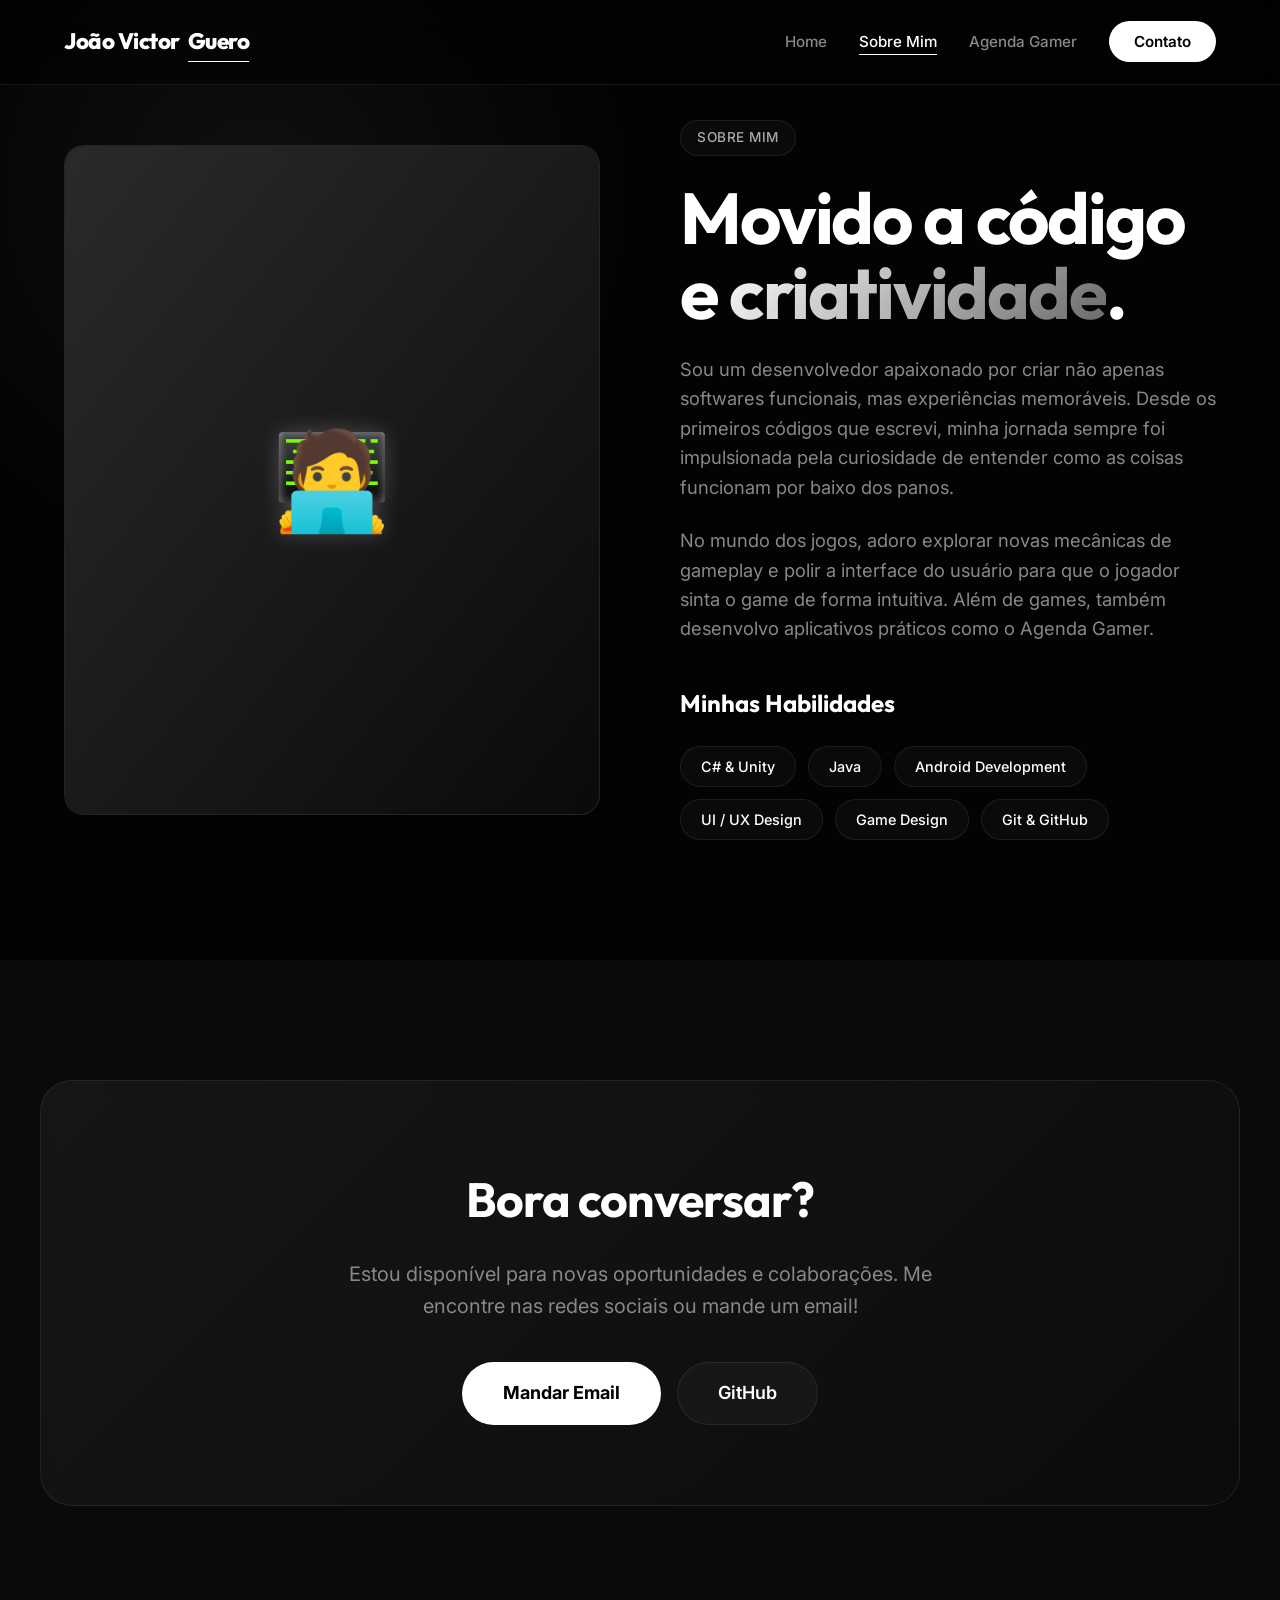
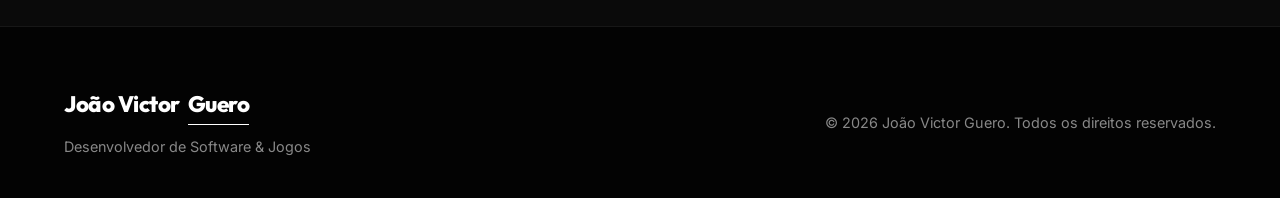
<file: sobre.html>
<!DOCTYPE html>
<html lang="pt-BR">
<head>
    <meta charset="UTF-8">
    <meta name="viewport" content="width=device-width, initial-scale=1.0">
    <title>Sobre Mim | João Victor Guero</title>
    <meta name="description" content="Saiba mais sobre João Victor Guero, desenvolvedor de jogos e software.">
    <link rel="preconnect" href="https://fonts.googleapis.com">
    <link rel="preconnect" href="https://fonts.gstatic.com" crossorigin>
    <link href="https://fonts.googleapis.com/css2?family=Inter:wght@300;400;500;600&family=Outfit:wght@500;700;800&display=swap" rel="stylesheet">
    <link rel="stylesheet" href="styles.css">
</head>
<body>
    <header class="header">
        <div class="container">
            <nav class="nav">
                <a href="index.html" class="logo">
                    João Victor <span class="accent">Guero</span>
                </a>
                <ul class="nav-links">
                    <li><a href="index.html">Home</a></li>
                    <li><a href="sobre.html" class="active">Sobre Mim</a></li>
                    <li><a href="agenda.html">Agenda Gamer</a></li>
                    <li><a href="index.html#contact" class="btn-primary">Contato</a></li>
                </ul>
            </nav>
        </div>
    </header>

    <main>
        <section class="hero section-padding">
            <div class="container profile-section animate-on-scroll visible">
                <div class="profile-image-container">
                    <div class="profile-image-placeholder">
                        <span style="filter: drop-shadow(0 0 10px rgba(255,255,255,0.2));">🧑‍💻</span>
                    </div>
                </div>
                <div class="profile-content">
                    <div class="badge">Sobre Mim</div>
                    <h1 class="hero-title">Movido a código e <span class="accent-gradient">criatividade</span>.</h1>
                    <p style="font-size: 1.15rem; color: var(--text-muted); margin-bottom: 24px;">Sou um desenvolvedor apaixonado por criar não apenas softwares funcionais, mas experiências memoráveis. Desde os primeiros códigos que escrevi, minha jornada sempre foi impulsionada pela curiosidade de entender como as coisas funcionam por baixo dos panos.</p>
                    <p style="font-size: 1.15rem; color: var(--text-muted); margin-bottom: 40px;">No mundo dos jogos, adoro explorar novas mecânicas de gameplay e polir a interface do usuário para que o jogador sinta o game de forma intuitiva. Além de games, também desenvolvo aplicativos práticos como o Agenda Gamer.</p>
                    
                    <h3 style="font-size: 1.5rem; margin-bottom: 16px;">Minhas Habilidades</h3>
                    <div class="skills-grid">
                        <span class="skill-badge">C# & Unity</span>
                        <span class="skill-badge">Java</span>
                        <span class="skill-badge">Android Development</span>
                        <span class="skill-badge">UI / UX Design</span>
                        <span class="skill-badge">Game Design</span>
                        <span class="skill-badge">Git & GitHub</span>
                    </div>
                </div>
            </div>
        </section>

        <section class="cta-section section-padding bg-alt">
            <div class="container cta-container animate-on-scroll visible">
                <h2>Bora conversar?</h2>
                <p>Estou disponível para novas oportunidades e colaborações. Me encontre nas redes sociais ou mande um email!</p>
                <div style="display: flex; gap: 16px; justify-content: center;">
                    <a href="mailto:guero.contato@icloud.com" class="btn-large">Mandar Email</a>
                    <a href="https://github.com" target="_blank" class="btn-outline" style="padding: 16px 40px; font-size: 1.125rem;">GitHub</a>
                </div>
            </div>
        </section>
    </main>

    <footer class="footer">
        <div class="container footer-container">
            <div class="footer-info">
                <a href="index.html" class="logo">João Victor <span class="accent">Guero</span></a>
                <p>Desenvolvedor de Software & Jogos</p>
            </div>
            <div class="footer-links">
                <p>&copy; 2026 João Victor Guero. Todos os direitos reservados.</p>
            </div>
        </div>
    </footer>

    <script src="script.js"></script>
</body>
</html>
</file>
<file: styles.css>
:root {
    --bg-color: #030303;
    --bg-secondary: #0a0a0a;
    --bg-tertiary: #141414;
    --text-color: #ffffff;
    --text-muted: #888888;
    --text-dark: #000000;
    --primary: #ffffff;
    --primary-glow: rgba(255, 255, 255, 0.15);
    --secondary: #aaaaaa;
    --glass-bg: rgba(255, 255, 255, 0.03);
    --glass-border: rgba(255, 255, 255, 0.08);
    --glass-hover: rgba(255, 255, 255, 0.06);
    --border-radius: 20px;
    --transition-fast: 0.2s cubic-bezier(0.25, 0.46, 0.45, 0.94);
    --transition-medium: 0.4s cubic-bezier(0.25, 0.46, 0.45, 0.94);
}

* {
    margin: 0;
    padding: 0;
    box-sizing: border-box;
}

body {
    font-family: 'Inter', sans-serif;
    background-color: var(--bg-color);
    color: var(--text-color);
    line-height: 1.6;
    overflow-x: hidden;
    -webkit-font-smoothing: antialiased;
    -moz-osx-font-smoothing: grayscale;
}

h1, h2, h3, h4 {
    font-family: 'Outfit', sans-serif;
    color: var(--text-color);
    font-weight: 700;
}

a {
    text-decoration: none;
    color: inherit;
}

ul {
    list-style: none;
}

.container {
    max-width: 1200px;
    margin: 0 auto;
    padding: 0 24px;
}

.accent {
    color: var(--text-color);
    position: relative;
}
.accent::after {
    content: '';
    position: absolute;
    bottom: -2px;
    left: 0;
    width: 100%;
    height: 1px;
    background: var(--primary);
}

.accent-gradient {
    background: linear-gradient(135deg, #ffffff, #666666);
    -webkit-background-clip: text;
    -webkit-text-fill-color: transparent;
}

/* HEADER */
.header {
    position: fixed;
    top: 0;
    left: 0;
    width: 100%;
    padding: 24px 0;
    background: rgba(3, 3, 3, 0.6);
    backdrop-filter: blur(20px);
    -webkit-backdrop-filter: blur(20px);
    border-bottom: 1px solid var(--glass-border);
    z-index: 1000;
    transition: all var(--transition-medium);
}

.header.scrolled {
    padding: 16px 0;
    background: rgba(3, 3, 3, 0.85);
    box-shadow: 0 10px 30px rgba(0, 0, 0, 0.5);
}

.nav {
    display: flex;
    justify-content: space-between;
    align-items: center;
}

.logo {
    font-family: 'Outfit', sans-serif;
    font-weight: 800;
    font-size: 1.4rem;
    display: flex;
    align-items: center;
    gap: 8px;
    letter-spacing: -0.5px;
    transition: transform var(--transition-fast);
}

.logo:hover {
    transform: scale(1.02);
}

.nav-links {
    display: flex;
    align-items: center;
    gap: 32px;
}

.nav-links a:not(.btn-primary) {
    font-weight: 500;
    font-size: 0.95rem;
    color: var(--text-muted);
    transition: color var(--transition-fast);
    position: relative;
}

.nav-links a:not(.btn-primary)::after {
    content: '';
    position: absolute;
    width: 0%;
    height: 1px;
    bottom: -4px;
    left: 0;
    background-color: var(--primary);
    transition: width var(--transition-medium);
}

.nav-links a:not(.btn-primary):hover {
    color: #fff;
}
.nav-links a:not(.btn-primary):hover::after {
    width: 100%;
}
.nav-links a.active {
    color: #fff;
}
.nav-links a.active::after {
    width: 100%;
}

/* BUTTONS */
.btn-primary {
    background: var(--text-color);
    color: var(--text-dark);
    padding: 10px 24px;
    border-radius: 100px;
    font-weight: 600;
    font-size: 0.95rem;
    transition: all var(--transition-fast);
    border: 1px solid transparent;
}

.btn-primary:hover {
    transform: translateY(-2px);
    box-shadow: 0 8px 20px var(--primary-glow);
    background: transparent;
    color: var(--text-color);
    border-color: var(--text-color);
}

.btn-large {
    display: inline-block;
    background: var(--text-color);
    color: var(--text-dark);
    padding: 16px 40px;
    border-radius: 100px;
    font-size: 1.125rem;
    font-weight: 700;
    transition: all var(--transition-fast);
    border: 1px solid transparent;
}

.btn-large:hover {
    transform: scale(1.03) translateY(-3px);
    box-shadow: 0 10px 25px var(--primary-glow);
    background: transparent;
    color: var(--text-color);
    border-color: var(--text-color);
}

.btn-outline {
    align-self: flex-start;
    padding: 10px 24px;
    border: 1px solid var(--glass-border);
    color: var(--text-color);
    border-radius: 100px;
    font-weight: 600;
    transition: all var(--transition-fast);
    background: var(--glass-bg);
}

.btn-outline:hover {
    background: var(--text-color);
    color: var(--text-dark);
    box-shadow: 0 4px 15px var(--primary-glow);
    border-color: var(--text-color);
}

.play-store-btn {
    display: inline-block;
    transition: transform var(--transition-fast);
}

.play-store-btn img {
    height: 48px;
    display: block;
}

.play-store-btn:hover {
    transform: scale(1.05);
}

/* HERO COMMON */
.hero {
    min-height: 100vh;
    display: flex;
    align-items: center;
    padding-top: 100px;
    position: relative;
    overflow: hidden;
}

.hero::before {
    content: '';
    position: absolute;
    top: -20%;
    left: -10%;
    width: 60vw;
    height: 60vw;
    background: radial-gradient(circle, rgba(255,255,255,0.05) 0%, rgba(0,0,0,0) 70%);
    border-radius: 50%;
    z-index: -1;
}

.hero-container {
    display: grid;
    grid-template-columns: 1.2fr 1fr;
    gap: 60px;
    align-items: center;
}

.hero.centered .hero-container {
    grid-template-columns: 1fr;
    text-align: center;
    max-width: 800px;
}

.badge {
    display: inline-block;
    padding: 6px 16px;
    background: var(--glass-bg);
    border: 1px solid var(--glass-border);
    border-radius: 100px;
    font-size: 0.85rem;
    font-weight: 500;
    color: var(--secondary);
    margin-bottom: 24px;
    letter-spacing: 0.5px;
    text-transform: uppercase;
}

.hero-title {
    font-size: 4.5rem;
    line-height: 1.05;
    margin-bottom: 24px;
    letter-spacing: -0.03em;
}

.hero-description {
    font-size: 1.25rem;
    color: var(--text-muted);
    margin-bottom: 40px;
    max-width: 540px;
    font-weight: 300;
}

.hero.centered .hero-description {
    margin: 0 auto 40px;
}

/* HOME VISUAL */
.developer-visual {
    position: relative;
    width: 100%;
    max-width: 400px;
    margin: 0 auto;
    background: linear-gradient(145deg, rgba(25,25,25,0.8), rgba(10,10,10,0.9));
    border-radius: 40px;
    border: 1px solid var(--glass-border);
    box-shadow: 0 30px 60px -15px rgba(0, 0, 0, 1), inset 0 1px 0 rgba(255,255,255,0.1);
    display: flex;
    align-items: center;
    justify-content: center;
    aspect-ratio: 1 / 1;
    transition: transform var(--transition-medium);
}

.visual-placeholder {
    font-size: 7rem;
    filter: drop-shadow(0 0 30px rgba(255,255,255,0.2));
    animation: float 6s ease-in-out infinite;
}

@keyframes float {
    0% { transform: translateY(0px) rotate(0deg); }
    50% { transform: translateY(-20px) rotate(2deg); }
    100% { transform: translateY(0px) rotate(0deg); }
}

.developer-visual:hover {
    transform: translateY(-10px) scale(1.02);
}

/* SECTION HEADERS */
.section-padding {
    padding: 120px 0;
}

.bg-alt {
    background-color: var(--bg-secondary);
}

.section-header {
    text-align: center;
    margin-bottom: 80px;
}

.section-header h2 {
    font-size: 3rem;
    margin-bottom: 16px;
    letter-spacing: -0.02em;
}

.section-header p {
    color: var(--text-muted);
    font-size: 1.125rem;
    max-width: 600px;
    margin: 0 auto;
}

/* GAMES GRID (HOME) */
.games-grid {
    display: grid;
    grid-template-columns: repeat(auto-fit, minmax(340px, 1fr));
    gap: 40px;
}

.game-card {
    background: var(--bg-tertiary);
    border: 1px solid var(--glass-border);
    border-radius: var(--border-radius);
    overflow: hidden;
    transition: all var(--transition-medium);
    display: flex;
    flex-direction: column;
}

.game-card:hover {
    transform: translateY(-12px);
    border-color: rgba(255, 255, 255, 0.2);
    box-shadow: 0 20px 40px rgba(0,0,0,0.5);
}

.game-image-placeholder {
    height: 240px;
    background: linear-gradient(135deg, #222, #111);
    display: flex;
    align-items: center;
    justify-content: center;
    border-bottom: 1px solid var(--glass-border);
    overflow: hidden;
    position: relative;
}

.game-icon {
    font-size: 5rem;
    filter: drop-shadow(0 0 10px rgba(255,255,255,0.1));
    transition: transform var(--transition-medium);
}

.game-card:hover .game-icon {
    transform: scale(1.1);
}

.game-info {
    padding: 40px 32px;
    display: flex;
    flex-direction: column;
    flex-grow: 1;
}

.game-info h3 {
    font-size: 1.75rem;
    margin-bottom: 16px;
}

.game-info p {
    color: var(--text-muted);
    margin-bottom: 32px;
    flex-grow: 1;
    font-size: 1.05rem;
}

/* SOBRE MIM PAGE */
.profile-section {
    display: grid;
    grid-template-columns: 1fr 1fr;
    gap: 80px;
    align-items: center;
}

.profile-image-container {
    position: relative;
    border-radius: var(--border-radius);
    overflow: hidden;
    aspect-ratio: 4/5;
    background: #111;
    border: 1px solid var(--glass-border);
}

.profile-image-placeholder {
    width: 100%;
    height: 100%;
    display: flex;
    align-items: center;
    justify-content: center;
    font-size: 6rem;
    background: linear-gradient(to bottom right, #2a2a2a, #0a0a0a);
}

.skills-grid {
    display: flex;
    flex-wrap: wrap;
    gap: 12px;
    margin-top: 24px;
}

.skill-badge {
    padding: 8px 20px;
    background: var(--glass-bg);
    border: 1px solid var(--glass-border);
    border-radius: 100px;
    font-size: 0.9rem;
    font-weight: 500;
    color: var(--text-color);
    transition: all var(--transition-fast);
}

.skill-badge:hover {
    background: var(--primary);
    color: var(--text-dark);
}

/* AGENDA GAMER PAGE */
.app-mockup-container {
    perspective: 1000px;
    display: flex;
    justify-content: center;
}

.app-mockup {
    width: 100%;
    max-width: 320px;
    background: linear-gradient(135deg, #222, #000);
    border-radius: 40px;
    border: 12px solid #333;
    box-shadow: 0 30px 60px rgba(0,0,0,0.8), inset 0 0 0 2px rgba(255,255,255,0.1);
    transform: rotateY(-15deg) rotateX(5deg);
    transition: transform var(--transition-medium);
    aspect-ratio: 9 / 19.5;
    position: relative;
    display: flex;
    align-items: center;
    justify-content: center;
}

.app-mockup::before {
    content: '';
    position: absolute;
    top: 0;
    left: 50%;
    transform: translateX(-50%);
    width: 120px;
    height: 30px;
    background-color: #333;
    border-bottom-left-radius: 16px;
    border-bottom-right-radius: 16px;
    z-index: 10;
}

.app-mockup:hover {
    transform: rotateY(0deg) rotateX(0deg) scale(1.05);
}

.app-screen-image {
    width: 100%;
    height: 100%;
    object-fit: cover;
    object-position: top center;
    border-radius: 28px;
    position: absolute;
    top: 0;
    left: 0;
}

.features-grid {
    display: grid;
    grid-template-columns: repeat(auto-fit, minmax(300px, 1fr));
    gap: 30px;
}

.feature-card {
    background: var(--glass-bg);
    border: 1px solid var(--glass-border);
    padding: 40px 30px;
    border-radius: var(--border-radius);
    transition: all var(--transition-medium);
}

.feature-card:hover {
    transform: translateY(-10px);
    background: var(--glass-hover);
    border-color: rgba(255, 255, 255, 0.2);
}

.feature-icon {
    font-size: 2.5rem;
    margin-bottom: 24px;
}

/* CTA SECTION */
.cta-section {
    padding: 120px 0;
    text-align: center;
    position: relative;
}

.cta-container {
    background: linear-gradient(135deg, rgba(255,255,255,0.05), rgba(255,255,255,0.01));
    border: 1px solid var(--glass-border);
    padding: 80px 40px;
    border-radius: 32px;
    backdrop-filter: blur(10px);
}

.cta-container h2 {
    font-size: 3rem;
    margin-bottom: 20px;
    letter-spacing: -0.02em;
}

.cta-container p {
    color: var(--text-muted);
    margin-bottom: 40px;
    font-size: 1.25rem;
    max-width: 600px;
    margin-left: auto;
    margin-right: auto;
}

/* FOOTER */
.footer {
    padding: 60px 0 40px;
    border-top: 1px solid var(--glass-border);
    background: var(--bg-color);
}

.footer-container {
    display: flex;
    justify-content: space-between;
    align-items: center;
    flex-wrap: wrap;
    gap: 30px;
}

.footer-info p {
    color: var(--text-muted);
    font-size: 0.9rem;
    margin-top: 12px;
}

.footer-links p {
    color: var(--text-muted);
    font-size: 0.9rem;
}

/* ANIMATIONS (OBSERVER) */
.animate-on-scroll {
    opacity: 0;
    transform: translateY(40px);
    transition: opacity 0.8s cubic-bezier(0.25, 0.46, 0.45, 0.94), transform 0.8s cubic-bezier(0.25, 0.46, 0.45, 0.94);
}

.animate-on-scroll.visible {
    opacity: 1;
    transform: translateY(0);
}

/* RESPONSIVE */
@media (max-width: 992px) {
    .hero-container, .profile-section {
        grid-template-columns: 1fr;
        text-align: center;
    }
    .hero-title {
        font-size: 3.5rem;
    }
    .hero-description, .profile-section p {
        margin-left: auto;
        margin-right: auto;
    }
    .btn-outline, .skills-grid {
        justify-content: center;
        align-self: center;
    }
    .hero-cta {
        justify-content: center;
    }
    .app-mockup {
        max-width: 200px;
        transform: none;
    }
    .app-mockup:hover {
        transform: scale(1.05);
    }
}

@media (max-width: 768px) {
    .nav-links {
        display: none;
    }
    .hero-title {
        font-size: 2.8rem;
    }
    .section-header h2 {
        font-size: 2.2rem;
    }
    .hero-cta {
        flex-direction: column;
        align-items: center;
    }
    .app-mockup {
        max-width: 160px;
    }
    .cta-container {
        padding: 60px 24px;
    }
    .cta-container h2 {
        font-size: 2.2rem;
    }
}
</file>
